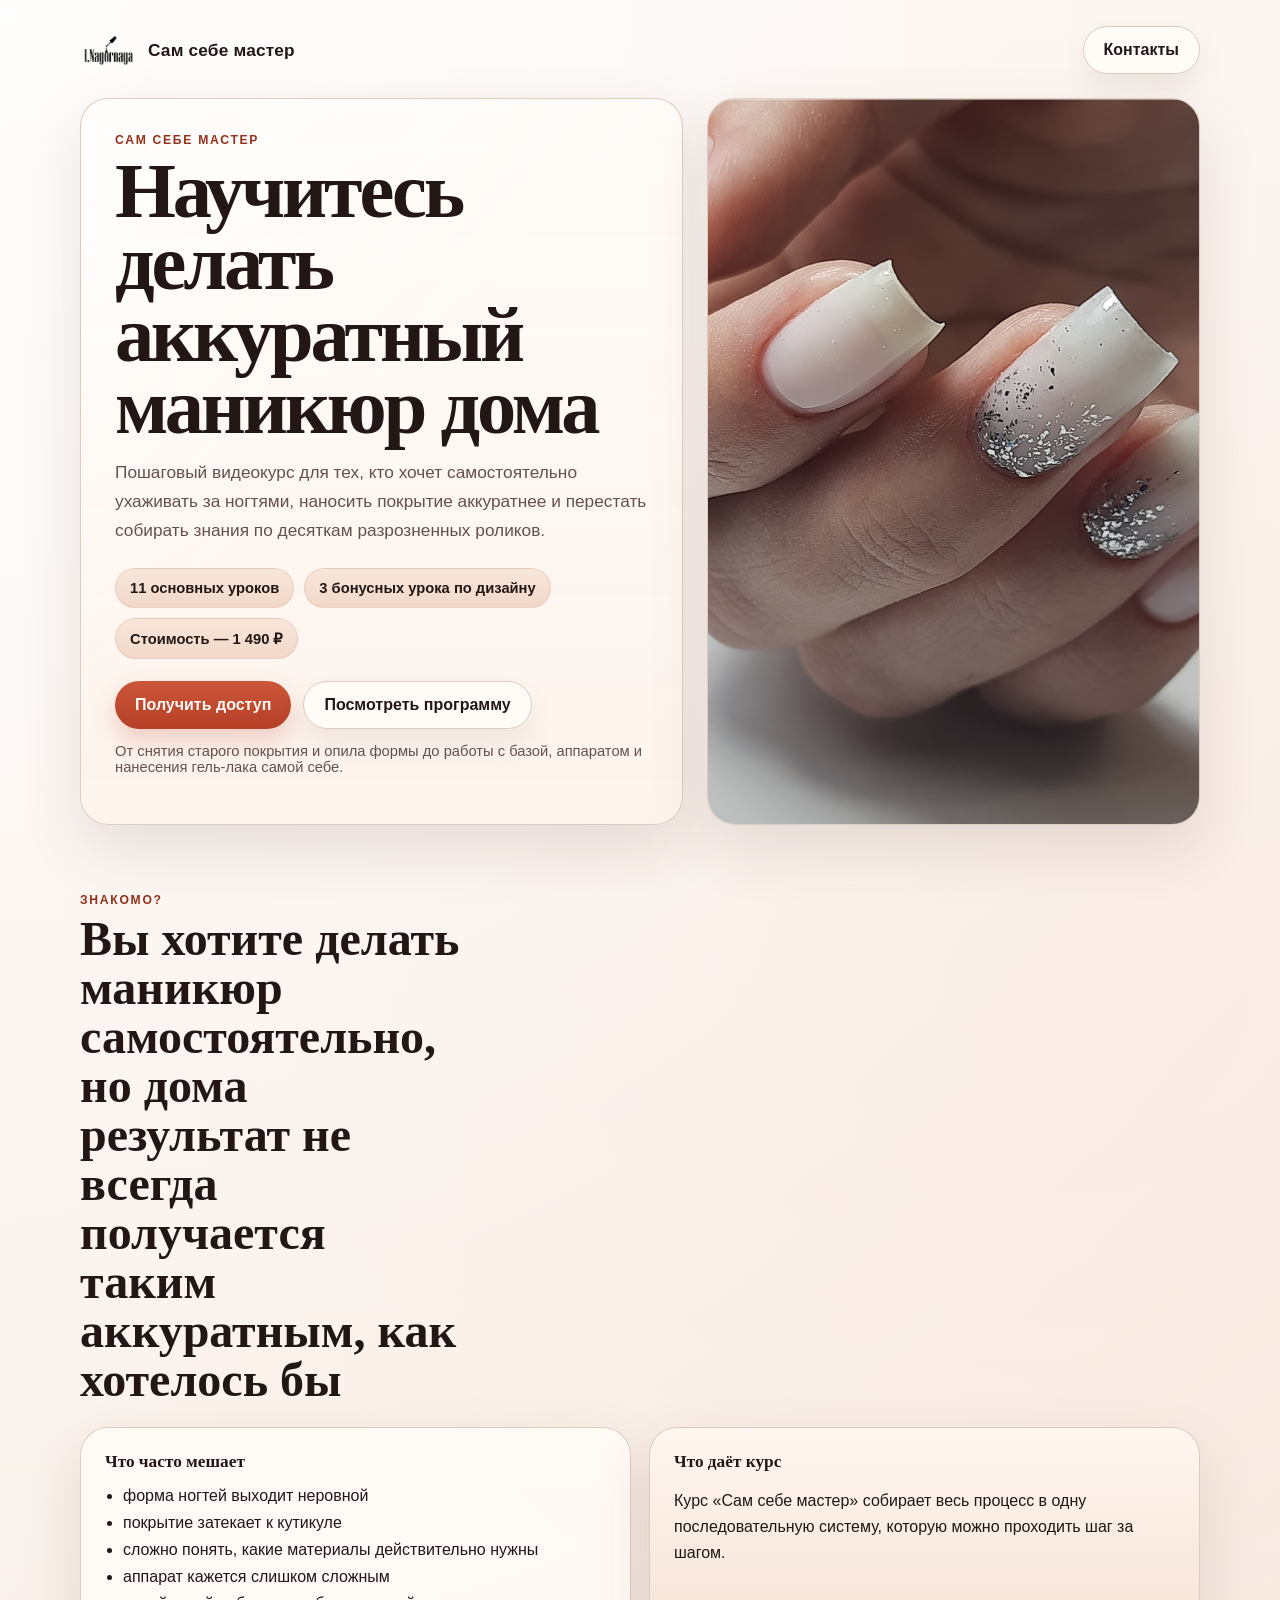
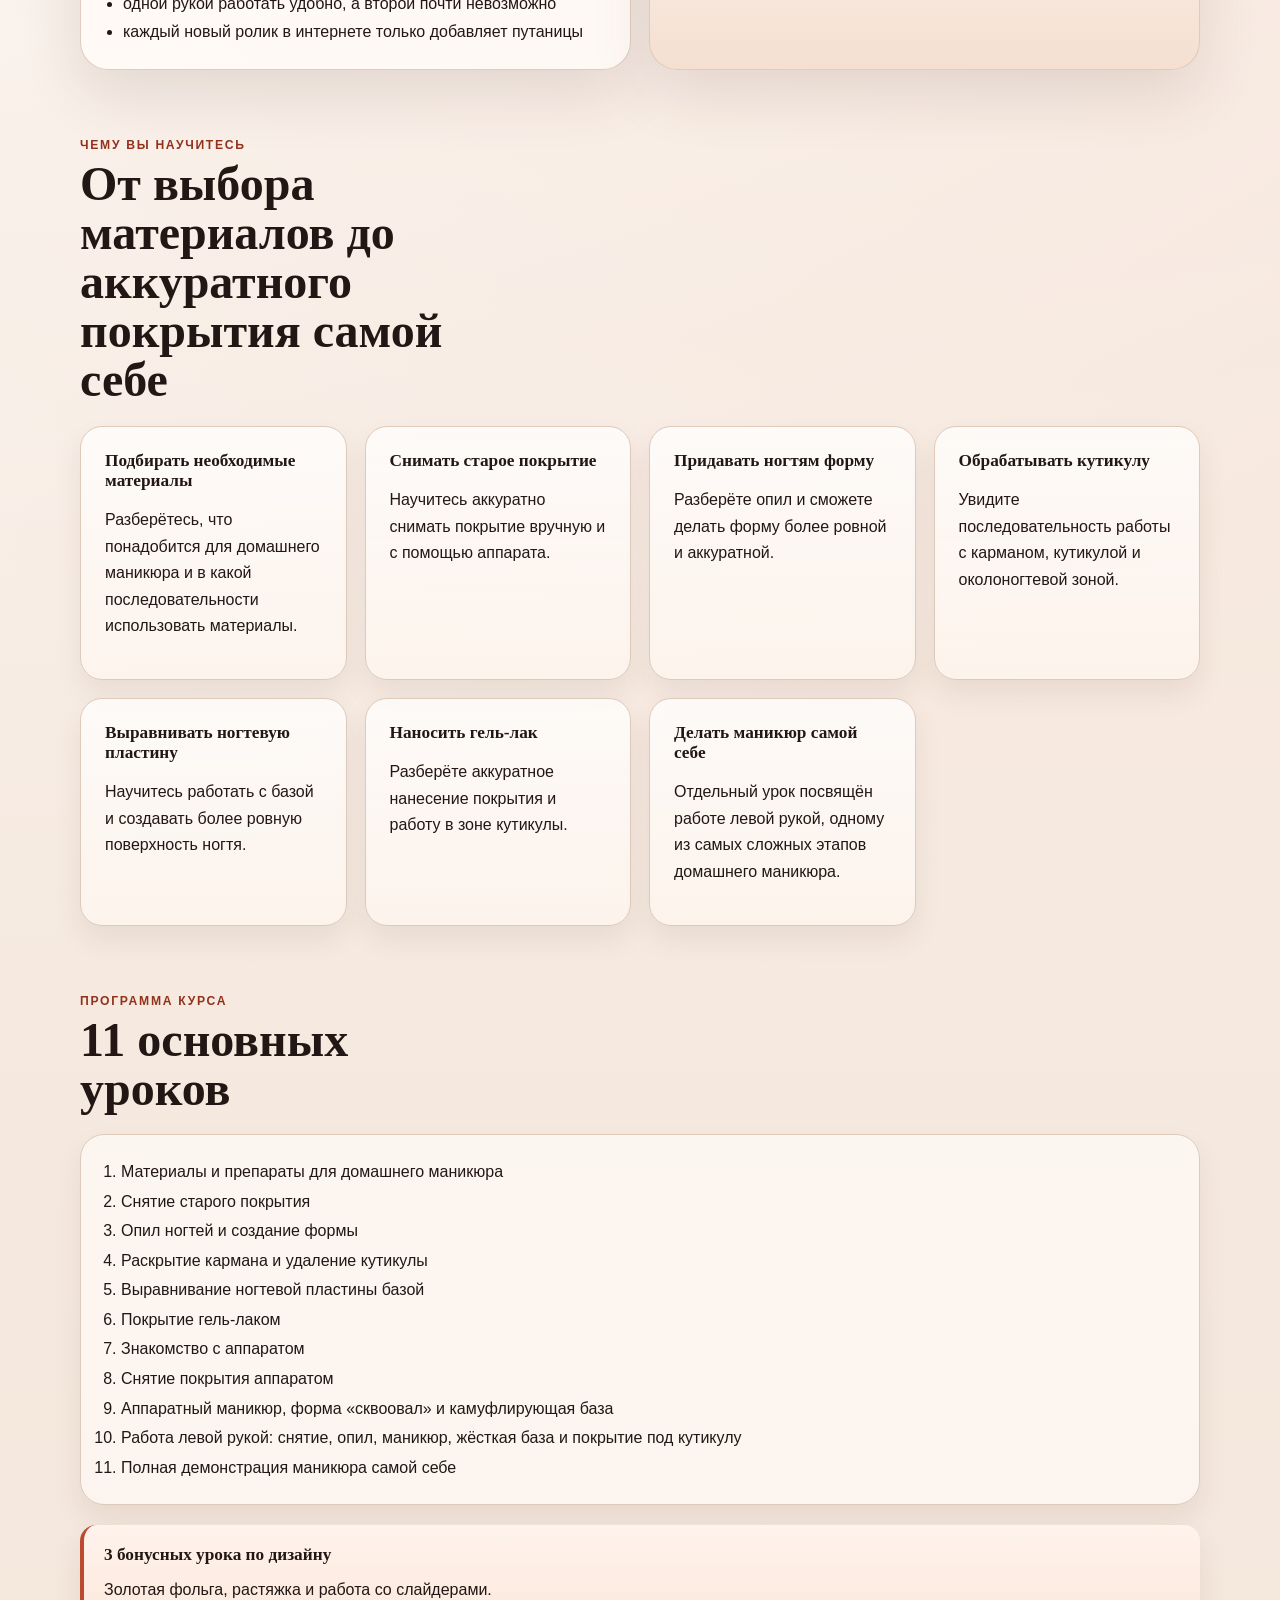
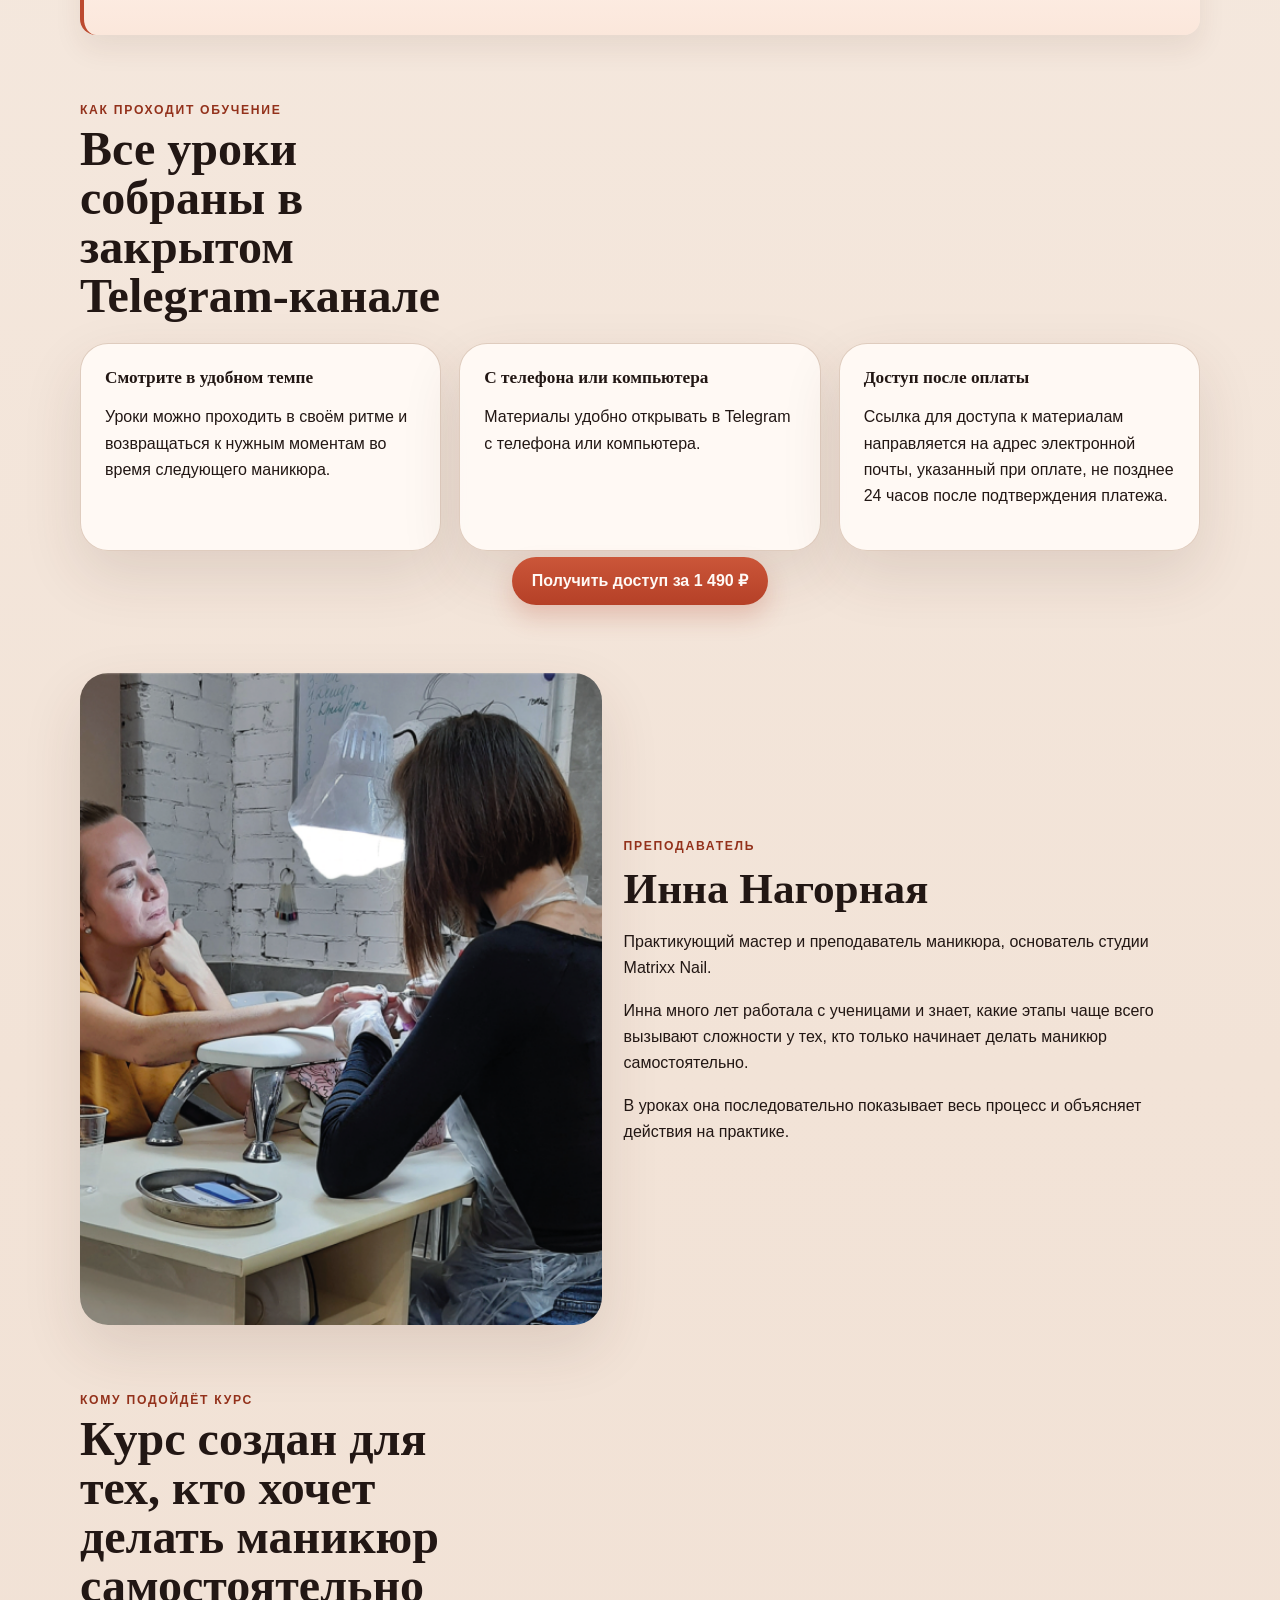
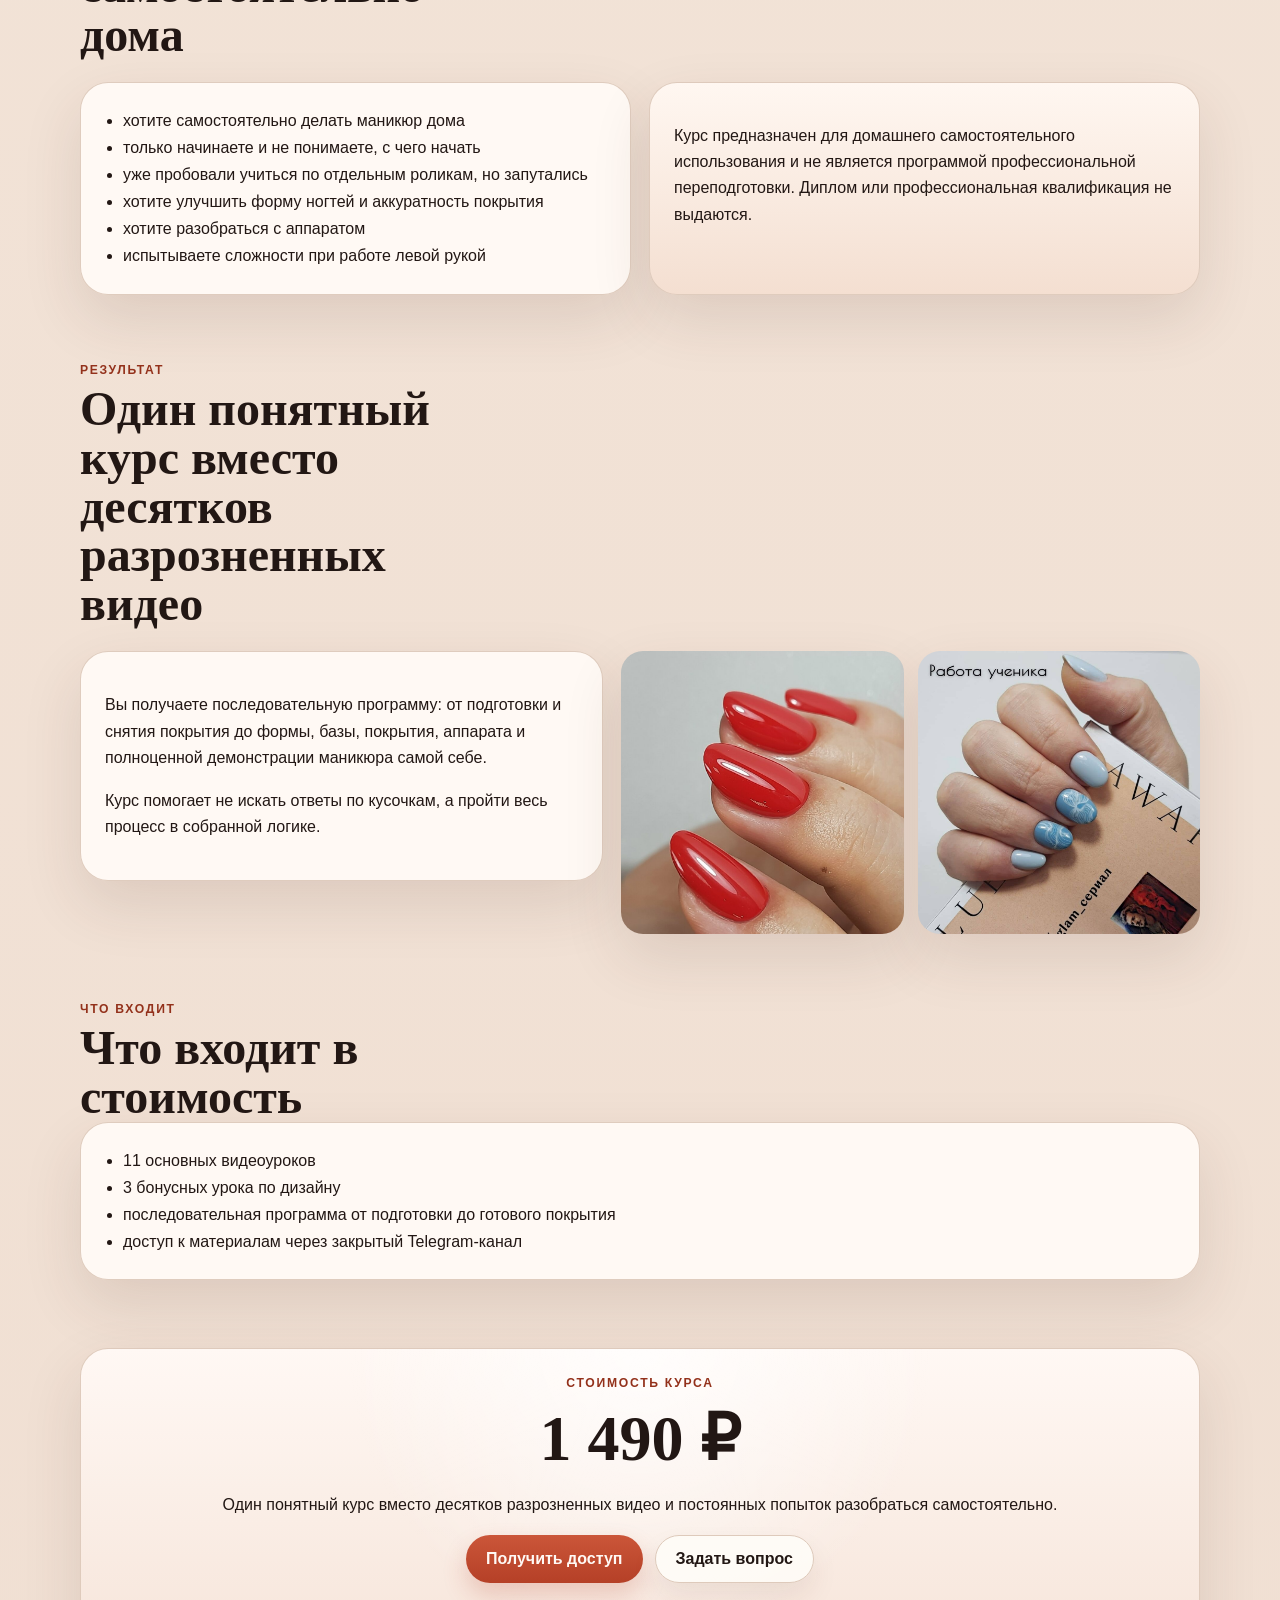
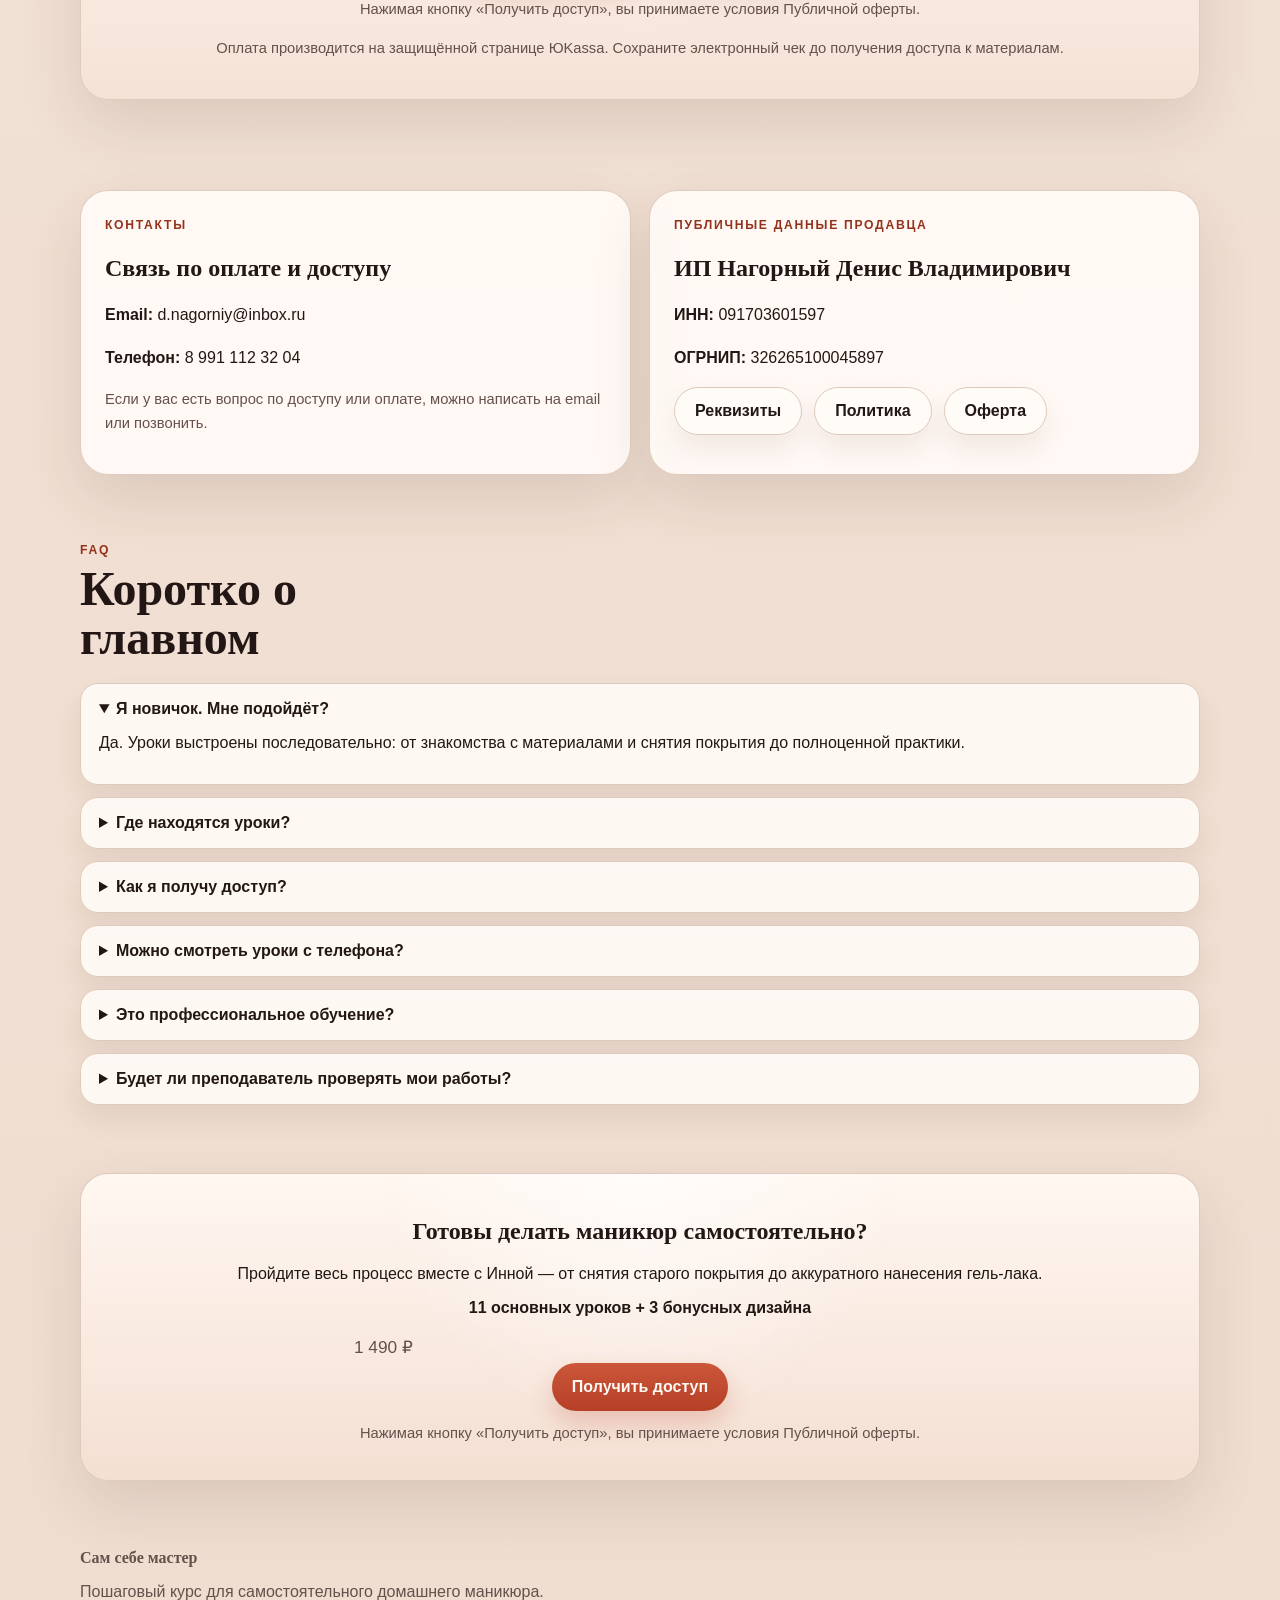
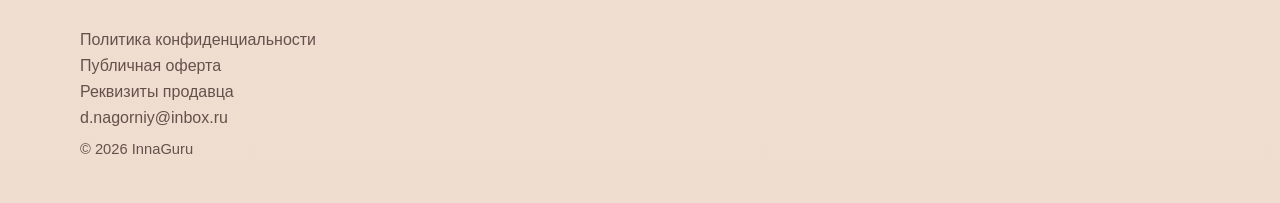
<file: index.html>
<!doctype html>
<html lang="ru">
<head>
  <meta charset="utf-8">
  <meta name="viewport" content="width=device-width, initial-scale=1">
  <title>Сам себе мастер — научитесь делать аккуратный маникюр дома</title>
  <meta name="description" content="Пошаговый видеокурс: 11 основных уроков и 3 бонусных урока по дизайну. Научитесь делать аккуратный маникюр дома в понятной последовательности.">
  <link rel="stylesheet" href="./styles.css">
</head>
<body>
  <header class="site-header">
    <div class="brand">
      <img src="./assets/logo-black.png" alt="Логотип Inna Nagornaya">
      <span>Сам себе мастер</span>
    </div>
    <a class="ghost-button" href="#contacts">Контакты</a>
  </header>

  <main>
    <section class="hero section">
      <div class="hero-copy">
        <p class="eyebrow">САМ СЕБЕ МАСТЕР</p>
        <h1>Научитесь делать аккуратный маникюр дома</h1>
        <p class="lead">Пошаговый видеокурс для тех, кто хочет самостоятельно ухаживать за ногтями, наносить покрытие аккуратнее и перестать собирать знания по десяткам разрозненных роликов.</p>
        <div class="hero-meta">
          <span>11 основных уроков</span>
          <span>3 бонусных урока по дизайну</span>
          <span>Стоимость — 1 490 ₽</span>
        </div>
        <div class="hero-actions">
          <a class="primary-button" href="https://yookassa.ru/my/i/alUdg2EQX4O8/l" target="_blank" rel="noopener">Получить доступ</a>
          <a class="secondary-button" href="#program">Посмотреть программу</a>
        </div>
        <p class="micro-copy">От снятия старого покрытия и опила формы до работы с базой, аппаратом и нанесения гель-лака самой себе.</p>
      </div>
      <div class="hero-visual">
        <img src="./assets/hero-work.png" alt="Пример аккуратного маникюра">
      </div>
    </section>

    <section class="section problem">
      <div class="section-heading">
        <p class="eyebrow">Знакомо?</p>
        <h2>Вы хотите делать маникюр самостоятельно, но дома результат не всегда получается таким аккуратным, как хотелось бы</h2>
      </div>
      <div class="card-grid two">
        <article class="card">
          <h3>Что часто мешает</h3>
          <ul>
            <li>форма ногтей выходит неровной</li>
            <li>покрытие затекает к кутикуле</li>
            <li>сложно понять, какие материалы действительно нужны</li>
            <li>аппарат кажется слишком сложным</li>
            <li>одной рукой работать удобно, а второй почти невозможно</li>
            <li>каждый новый ролик в интернете только добавляет путаницы</li>
          </ul>
        </article>
        <article class="card accent">
          <h3>Что даёт курс</h3>
          <p>Курс «Сам себе мастер» собирает весь процесс в одну последовательную систему, которую можно проходить шаг за шагом.</p>
        </article>
      </div>
    </section>

    <section class="section outcomes">
      <div class="section-heading">
        <p class="eyebrow">Чему вы научитесь</p>
        <h2>От выбора материалов до аккуратного покрытия самой себе</h2>
      </div>
      <div class="feature-grid">
        <article class="feature">
          <h3>Подбирать необходимые материалы</h3>
          <p>Разберётесь, что понадобится для домашнего маникюра и в какой последовательности использовать материалы.</p>
        </article>
        <article class="feature">
          <h3>Снимать старое покрытие</h3>
          <p>Научитесь аккуратно снимать покрытие вручную и с помощью аппарата.</p>
        </article>
        <article class="feature">
          <h3>Придавать ногтям форму</h3>
          <p>Разберёте опил и сможете делать форму более ровной и аккуратной.</p>
        </article>
        <article class="feature">
          <h3>Обрабатывать кутикулу</h3>
          <p>Увидите последовательность работы с карманом, кутикулой и околоногтевой зоной.</p>
        </article>
        <article class="feature">
          <h3>Выравнивать ногтевую пластину</h3>
          <p>Научитесь работать с базой и создавать более ровную поверхность ногтя.</p>
        </article>
        <article class="feature">
          <h3>Наносить гель-лак</h3>
          <p>Разберёте аккуратное нанесение покрытия и работу в зоне кутикулы.</p>
        </article>
        <article class="feature">
          <h3>Делать маникюр самой себе</h3>
          <p>Отдельный урок посвящён работе левой рукой, одному из самых сложных этапов домашнего маникюра.</p>
        </article>
      </div>
    </section>

    <section class="section journey" id="program">
      <div class="section-heading">
        <p class="eyebrow">Программа курса</p>
        <h2>11 основных уроков</h2>
      </div>
      <ol class="lesson-list">
        <li>Материалы и препараты для домашнего маникюра</li>
        <li>Снятие старого покрытия</li>
        <li>Опил ногтей и создание формы</li>
        <li>Раскрытие кармана и удаление кутикулы</li>
        <li>Выравнивание ногтевой пластины базой</li>
        <li>Покрытие гель-лаком</li>
        <li>Знакомство с аппаратом</li>
        <li>Снятие покрытия аппаратом</li>
        <li>Аппаратный маникюр, форма «сквоовал» и камуфлирующая база</li>
        <li>Работа левой рукой: снятие, опил, маникюр, жёсткая база и покрытие под кутикулу</li>
        <li>Полная демонстрация маникюра самой себе</li>
      </ol>
      <div class="bonus-box">
        <h3>3 бонусных урока по дизайну</h3>
        <p>Золотая фольга, растяжка и работа со слайдерами.</p>
      </div>
    </section>

    <section class="section learning">
      <div class="section-heading">
        <p class="eyebrow">Как проходит обучение</p>
        <h2>Все уроки собраны в закрытом Telegram-канале</h2>
      </div>
      <div class="card-grid three">
        <article class="card">
          <h3>Смотрите в удобном темпе</h3>
          <p>Уроки можно проходить в своём ритме и возвращаться к нужным моментам во время следующего маникюра.</p>
        </article>
        <article class="card">
          <h3>С телефона или компьютера</h3>
          <p>Материалы удобно открывать в Telegram с телефона или компьютера.</p>
        </article>
        <article class="card">
          <h3>Доступ после оплаты</h3>
          <p>Ссылка для доступа к материалам направляется на адрес электронной почты, указанный при оплате, не позднее 24 часов после подтверждения платежа.</p>
        </article>
      </div>
      <div class="hero-actions centered-actions">
        <a class="primary-button" href="https://yookassa.ru/my/i/alUdg2EQX4O8/l" target="_blank" rel="noopener">Получить доступ за 1 490 ₽</a>
      </div>
    </section>

    <section class="section teacher">
      <div class="teacher-layout">
        <div class="teacher-image">
          <img src="./assets/teacher-live.png" alt="Инна Нагорная во время обучения">
        </div>
        <div class="teacher-copy">
          <p class="eyebrow">Преподаватель</p>
          <h2>Инна Нагорная</h2>
          <p>Практикующий мастер и преподаватель маникюра, основатель студии Matrixx Nail.</p>
          <p>Инна много лет работала с ученицами и знает, какие этапы чаще всего вызывают сложности у тех, кто только начинает делать маникюр самостоятельно.</p>
          <p>В уроках она последовательно показывает весь процесс и объясняет действия на практике.</p>
        </div>
      </div>
    </section>

    <section class="section audience">
      <div class="section-heading">
        <p class="eyebrow">Кому подойдёт курс</p>
        <h2>Курс создан для тех, кто хочет делать маникюр самостоятельно дома</h2>
      </div>
      <div class="card-grid two">
        <article class="card">
          <ul>
            <li>хотите самостоятельно делать маникюр дома</li>
            <li>только начинаете и не понимаете, с чего начать</li>
            <li>уже пробовали учиться по отдельным роликам, но запутались</li>
            <li>хотите улучшить форму ногтей и аккуратность покрытия</li>
            <li>хотите разобраться с аппаратом</li>
            <li>испытываете сложности при работе левой рукой</li>
          </ul>
        </article>
        <article class="card accent">
          <p>Курс предназначен для домашнего самостоятельного использования и не является программой профессиональной переподготовки. Диплом или профессиональная квалификация не выдаются.</p>
        </article>
      </div>
    </section>

    <section class="section trust">
      <div class="section-heading">
        <p class="eyebrow">Результат</p>
        <h2>Один понятный курс вместо десятков разрозненных видео</h2>
      </div>
      <div class="trust-grid">
        <div class="trust-copy card">
          <p>Вы получаете последовательную программу: от подготовки и снятия покрытия до формы, базы, покрытия, аппарата и полноценной демонстрации маникюра самой себе.</p>
          <p>Курс помогает не искать ответы по кусочкам, а пройти весь процесс в собранной логике.</p>
        </div>
        <div class="trust-gallery">
          <img src="./assets/red-work.jpg" alt="Пример работы мастера">
          <img src="./assets/student-work.jpg" alt="Пример работы ученицы">
        </div>
      </div>
    </section>

    <section class="section included">
      <div class="section-heading">
        <p class="eyebrow">Что входит</p>
        <h2>Что входит в стоимость</h2>
      </div>
      <div class="included-card">
        <ul>
          <li>11 основных видеоуроков</li>
          <li>3 бонусных урока по дизайну</li>
          <li>последовательная программа от подготовки до готового покрытия</li>
          <li>доступ к материалам через закрытый Telegram-канал</li>
        </ul>
      </div>
    </section>

    <section class="section price" id="buy">
      <div class="price-card">
        <p class="eyebrow">Стоимость курса</p>
        <h2>1 490 ₽</h2>
        <p>Один понятный курс вместо десятков разрозненных видео и постоянных попыток разобраться самостоятельно.</p>
        <div class="hero-actions centered-actions">
          <a class="primary-button" href="https://yookassa.ru/my/i/alUdg2EQX4O8/l" target="_blank" rel="noopener">Получить доступ</a>
          <a class="secondary-button" href="tel:+79911123204">Задать вопрос</a>
        </div>
        <p class="small-note">Нажимая кнопку «Получить доступ», вы принимаете условия <a href="./offer.html">Публичной оферты</a>.</p>
        <p class="small-note">Оплата производится на защищённой странице ЮKassa. Сохраните электронный чек до получения доступа к материалам.</p>
      </div>
    </section>

    <section class="section contacts" id="contacts">
      <div class="card-grid two">
        <article class="card">
          <p class="eyebrow">Контакты</p>
          <h2>Связь по оплате и доступу</h2>
          <p><strong>Email:</strong> <a href="mailto:d.nagorniy@inbox.ru">d.nagorniy@inbox.ru</a></p>
          <p><strong>Телефон:</strong> <a href="tel:+79911123204">8 991 112 32 04</a></p>
          <p class="small-note">Если у вас есть вопрос по доступу или оплате, можно написать на email или позвонить.</p>
        </article>
        <article class="card">
          <p class="eyebrow">Публичные данные продавца</p>
          <h2>ИП Нагорный Денис Владимирович</h2>
          <p><strong>ИНН:</strong> 091703601597</p>
          <p><strong>ОГРНИП:</strong> 326265100045897</p>
          <div class="hero-actions">
            <a class="secondary-button" href="./requisites.html">Реквизиты</a>
            <a class="secondary-button" href="./privacy.html">Политика</a>
            <a class="secondary-button" href="./offer.html">Оферта</a>
          </div>
        </article>
      </div>
    </section>

    <section class="section faq">
      <div class="section-heading">
        <p class="eyebrow">FAQ</p>
        <h2>Коротко о главном</h2>
      </div>
      <div class="faq-list">
        <details open>
          <summary>Я новичок. Мне подойдёт?</summary>
          <p>Да. Уроки выстроены последовательно: от знакомства с материалами и снятия покрытия до полноценной практики.</p>
        </details>
        <details>
          <summary>Где находятся уроки?</summary>
          <p>Все материалы размещены в закрытом Telegram-канале.</p>
        </details>
        <details>
          <summary>Как я получу доступ?</summary>
          <p>Ссылка для доступа к материалам направляется на адрес электронной почты, указанный при оплате, не позднее 24 часов после подтверждения платежа.</p>
        </details>
        <details>
          <summary>Можно смотреть уроки с телефона?</summary>
          <p>Да. Уроки можно открывать непосредственно из Telegram и смотреть с телефона или компьютера.</p>
        </details>
        <details>
          <summary>Это профессиональное обучение?</summary>
          <p>Нет. Курс создан для самостоятельного домашнего маникюра. Он не предусматривает выдачу диплома или профессиональной квалификации.</p>
        </details>
        <details>
          <summary>Будет ли преподаватель проверять мои работы?</summary>
          <p>Персональная проверка работ и сопровождение в стоимость курса не входят.</p>
        </details>
      </div>
    </section>

    <section class="section final-cta">
      <div class="final-cta-box">
        <h2>Готовы делать маникюр самостоятельно?</h2>
        <p>Пройдите весь процесс вместе с Инной — от снятия старого покрытия до аккуратного нанесения гель-лака.</p>
        <p><strong>11 основных уроков + 3 бонусных дизайна</strong></p>
        <p class="lead">1 490 ₽</p>
        <a class="primary-button" href="https://yookassa.ru/my/i/alUdg2EQX4O8/l" target="_blank" rel="noopener">Получить доступ</a>
        <p class="small-note">Нажимая кнопку «Получить доступ», вы принимаете условия <a href="./offer.html">Публичной оферты</a>.</p>
      </div>
    </section>
  </main>

  <footer class="site-footer">
    <div>
      <strong>Сам себе мастер</strong>
      <p>Пошаговый курс для самостоятельного домашнего маникюра.</p>
    </div>
    <div class="footer-links">
      <a href="./privacy.html">Политика конфиденциальности</a>
      <a href="./offer.html">Публичная оферта</a>
      <a href="./requisites.html">Реквизиты продавца</a>
      <a href="mailto:d.nagorniy@inbox.ru">d.nagorniy@inbox.ru</a>
    </div>
    <p class="footer-copy">© <span id="year"></span> InnaGuru</p>
  </footer>

  <script src="./script.js"></script>
</body>
</html>
</file>
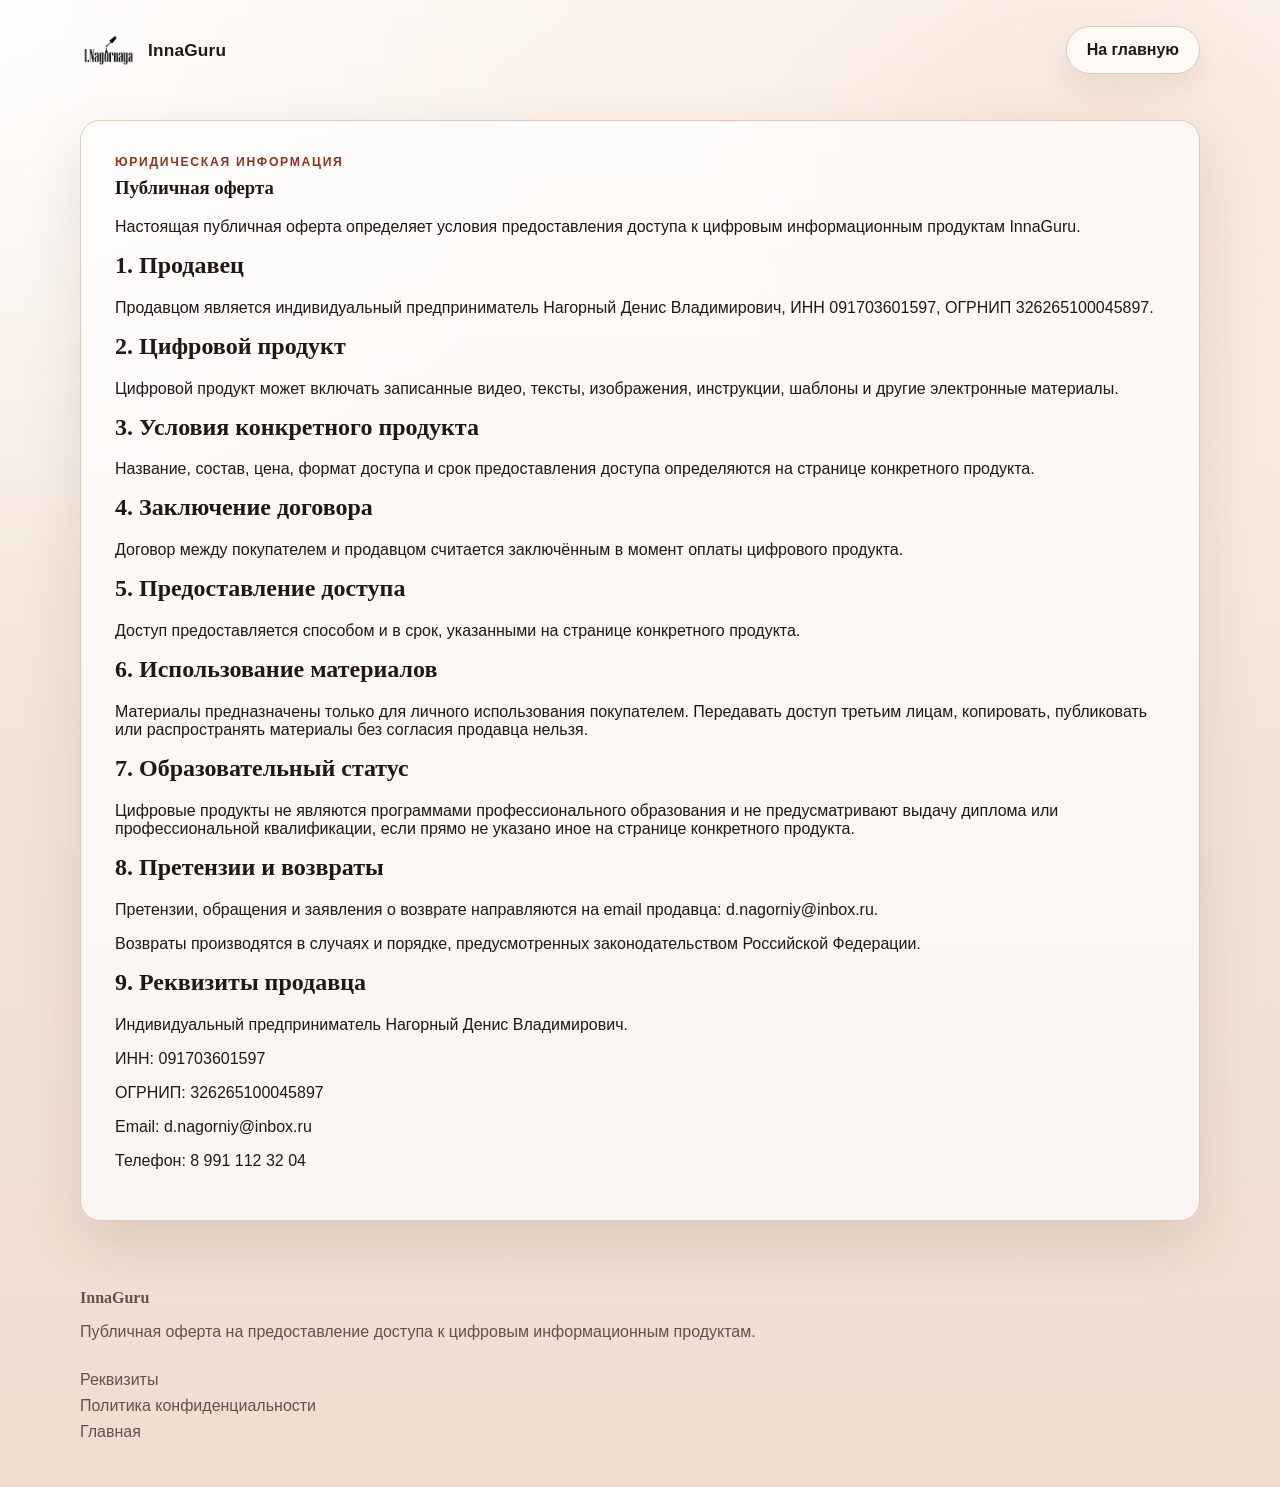
<file: offer.html>
<!doctype html>
<html lang="ru">
<head>
  <meta charset="utf-8">
  <meta name="viewport" content="width=device-width, initial-scale=1">
  <title>Публичная оферта — InnaGuru</title>
  <meta name="description" content="Публичная оферта на предоставление доступа к цифровым информационным продуктам InnaGuru.">
  <link rel="stylesheet" href="./styles.css">
</head>
<body>
  <header class="site-header">
    <div class="brand">
      <img src="./assets/logo-black.png" alt="Логотип InnaGuru">
      <span>InnaGuru</span>
    </div>
    <a class="ghost-button" href="./index.html">На главную</a>
  </header>

  <main>
    <section class="section">
      <article class="hero-copy legal-card">
        <p class="eyebrow">Юридическая информация</p>
        <h1>Публичная оферта</h1>
        <p>Настоящая публичная оферта определяет условия предоставления доступа к цифровым информационным продуктам InnaGuru.</p>

        <h2>1. Продавец</h2>
        <p>Продавцом является индивидуальный предприниматель Нагорный Денис Владимирович, ИНН 091703601597, ОГРНИП 326265100045897.</p>

        <h2>2. Цифровой продукт</h2>
        <p>Цифровой продукт может включать записанные видео, тексты, изображения, инструкции, шаблоны и другие электронные материалы.</p>

        <h2>3. Условия конкретного продукта</h2>
        <p>Название, состав, цена, формат доступа и срок предоставления доступа определяются на странице конкретного продукта.</p>

        <h2>4. Заключение договора</h2>
        <p>Договор между покупателем и продавцом считается заключённым в момент оплаты цифрового продукта.</p>

        <h2>5. Предоставление доступа</h2>
        <p>Доступ предоставляется способом и в срок, указанными на странице конкретного продукта.</p>

        <h2>6. Использование материалов</h2>
        <p>Материалы предназначены только для личного использования покупателем. Передавать доступ третьим лицам, копировать, публиковать или распространять материалы без согласия продавца нельзя.</p>

        <h2>7. Образовательный статус</h2>
        <p>Цифровые продукты не являются программами профессионального образования и не предусматривают выдачу диплома или профессиональной квалификации, если прямо не указано иное на странице конкретного продукта.</p>

        <h2>8. Претензии и возвраты</h2>
        <p>Претензии, обращения и заявления о возврате направляются на email продавца: <a href="mailto:d.nagorniy@inbox.ru">d.nagorniy@inbox.ru</a>.</p>
        <p>Возвраты производятся в случаях и порядке, предусмотренных законодательством Российской Федерации.</p>

        <h2>9. Реквизиты продавца</h2>
        <p>Индивидуальный предприниматель Нагорный Денис Владимирович.</p>
        <p>ИНН: 091703601597</p>
        <p>ОГРНИП: 326265100045897</p>
        <p>Email: <a href="mailto:d.nagorniy@inbox.ru">d.nagorniy@inbox.ru</a></p>
        <p>Телефон: <a href="tel:+79911123204">8 991 112 32 04</a></p>
      </article>
    </section>
  </main>

  <footer class="site-footer">
    <div>
      <strong>InnaGuru</strong>
      <p>Публичная оферта на предоставление доступа к цифровым информационным продуктам.</p>
    </div>
    <div class="footer-links">
      <a href="./requisites.html">Реквизиты</a>
      <a href="./privacy.html">Политика конфиденциальности</a>
      <a href="./index.html">Главная</a>
    </div>
  </footer>

  <script src="./script.js"></script>
</body>
</html>
</file>
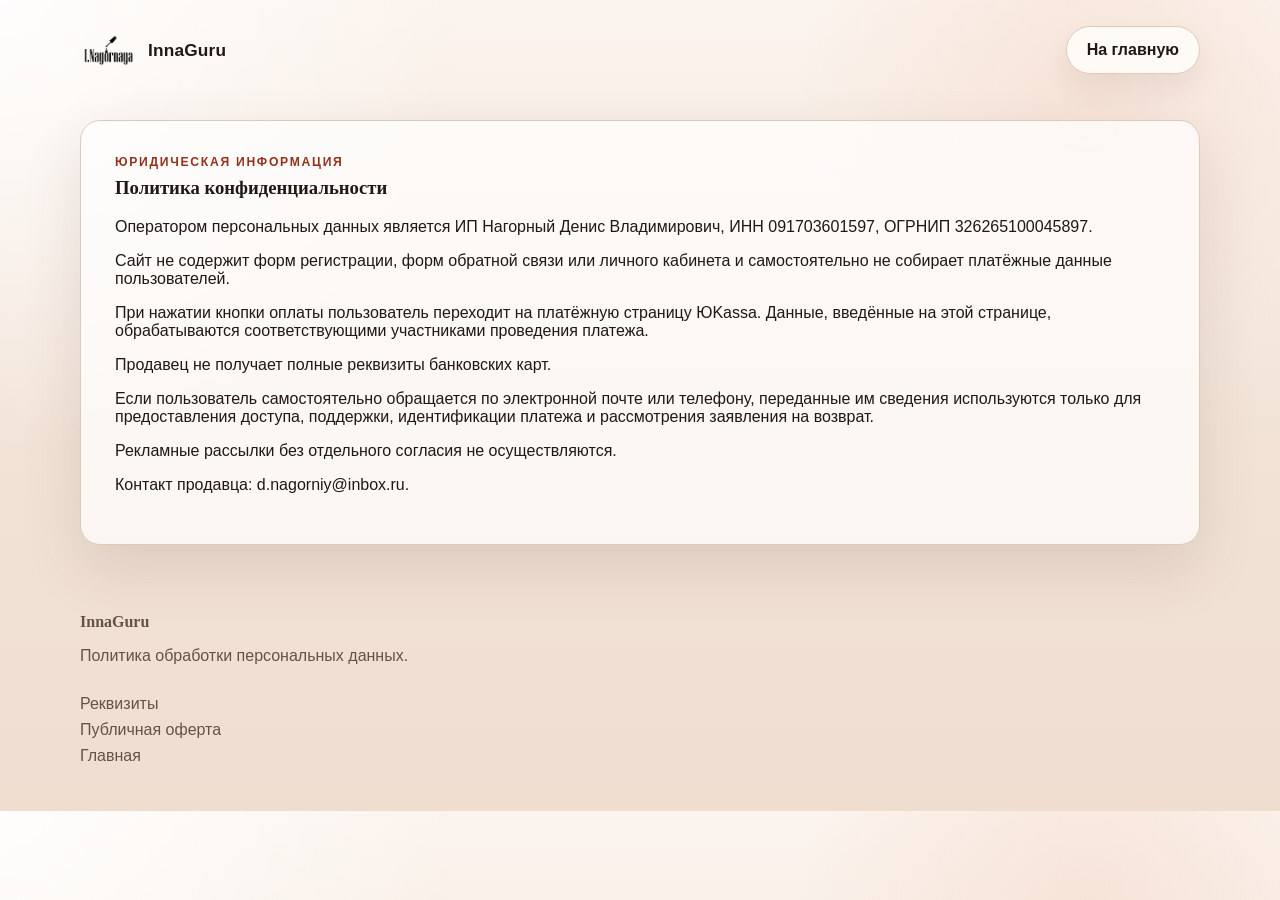
<file: privacy.html>
<!doctype html>
<html lang="ru">
<head>
  <meta charset="utf-8">
  <meta name="viewport" content="width=device-width, initial-scale=1">
  <title>Политика конфиденциальности — InnaGuru</title>
  <meta name="description" content="Политика обработки персональных данных для сайта InnaGuru.">
  <link rel="stylesheet" href="./styles.css">
</head>
<body>
  <header class="site-header">
    <div class="brand">
      <img src="./assets/logo-black.png" alt="Логотип InnaGuru">
      <span>InnaGuru</span>
    </div>
    <a class="ghost-button" href="./index.html">На главную</a>
  </header>

  <main>
    <section class="section">
      <article class="hero-copy legal-card">
        <p class="eyebrow">Юридическая информация</p>
        <h1>Политика конфиденциальности</h1>
        <p>Оператором персональных данных является ИП Нагорный Денис Владимирович, ИНН 091703601597, ОГРНИП 326265100045897.</p>

        <p>Сайт не содержит форм регистрации, форм обратной связи или личного кабинета и самостоятельно не собирает платёжные данные пользователей.</p>

        <p>При нажатии кнопки оплаты пользователь переходит на платёжную страницу ЮKassa. Данные, введённые на этой странице, обрабатываются соответствующими участниками проведения платежа.</p>

        <p>Продавец не получает полные реквизиты банковских карт.</p>

        <p>Если пользователь самостоятельно обращается по электронной почте или телефону, переданные им сведения используются только для предоставления доступа, поддержки, идентификации платежа и рассмотрения заявления на возврат.</p>

        <p>Рекламные рассылки без отдельного согласия не осуществляются.</p>

        <p>Контакт продавца: <a href="mailto:d.nagorniy@inbox.ru">d.nagorniy@inbox.ru</a>.</p>
      </article>
    </section>
  </main>

  <footer class="site-footer">
    <div>
      <strong>InnaGuru</strong>
      <p>Политика обработки персональных данных.</p>
    </div>
    <div class="footer-links">
      <a href="./requisites.html">Реквизиты</a>
      <a href="./offer.html">Публичная оферта</a>
      <a href="./index.html">Главная</a>
    </div>
  </footer>

  <script src="./script.js"></script>
</body>
</html>
</file>
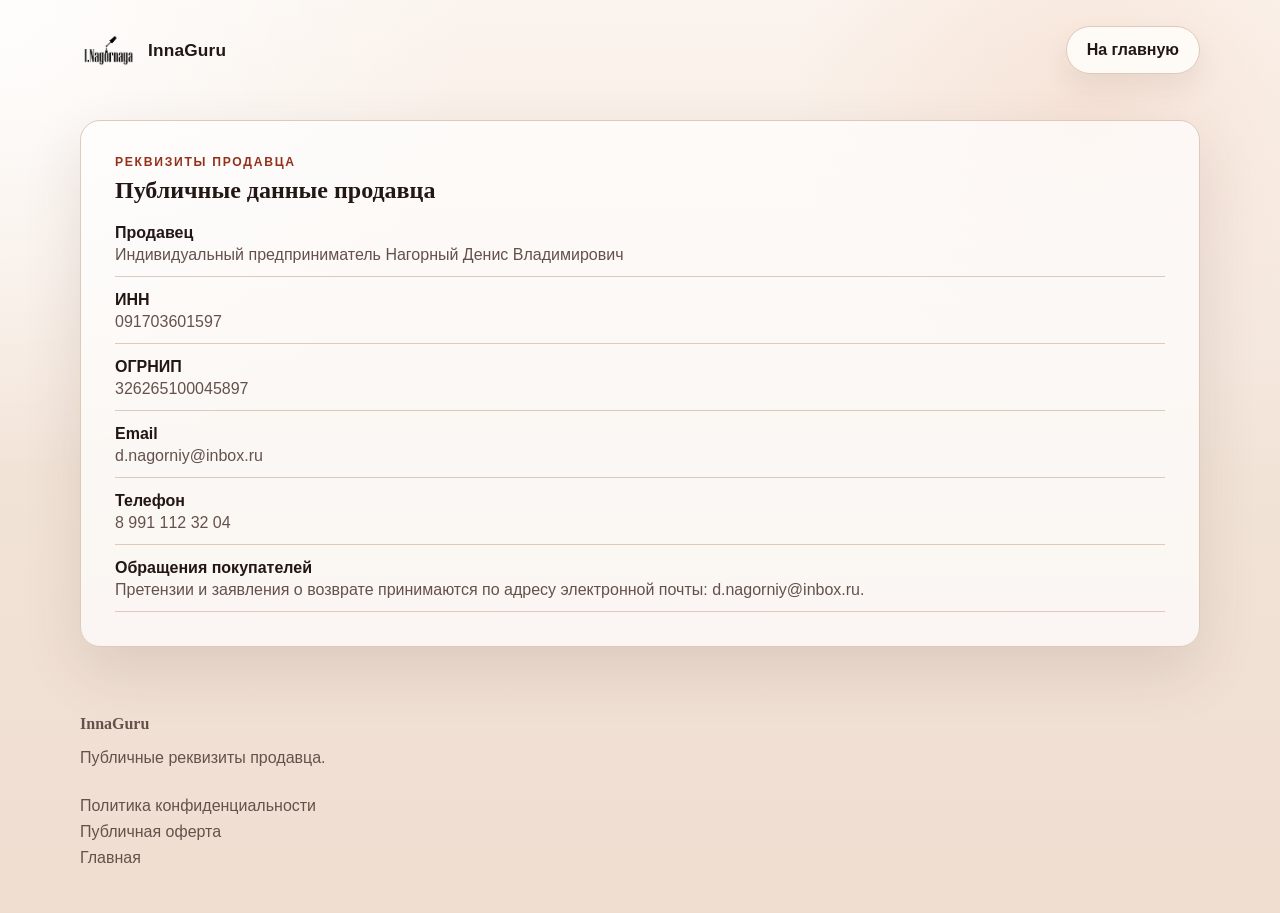
<file: requisites.html>
<!doctype html>
<html lang="ru">
<head>
  <meta charset="utf-8">
  <meta name="viewport" content="width=device-width, initial-scale=1">
  <title>Реквизиты продавца — InnaGuru</title>
  <meta name="description" content="Публичные реквизиты продавца курса Сам себе мастер.">
  <link rel="stylesheet" href="./styles.css">
</head>
<body>
  <header class="site-header">
    <div class="brand">
      <img src="./assets/logo-black.png" alt="Логотип InnaGuru">
      <span>InnaGuru</span>
    </div>
    <a class="ghost-button" href="./index.html">На главную</a>
  </header>

  <main>
    <section class="section">
      <div class="hero-copy legal-card">
        <p class="eyebrow">Реквизиты продавца</p>
        <h1>Публичные данные продавца</h1>
        <dl class="legal-list">
          <div><dt>Продавец</dt><dd>Индивидуальный предприниматель Нагорный Денис Владимирович</dd></div>
          <div><dt>ИНН</dt><dd>091703601597</dd></div>
          <div><dt>ОГРНИП</dt><dd>326265100045897</dd></div>
          <div><dt>Email</dt><dd><a href="mailto:d.nagorniy@inbox.ru">d.nagorniy@inbox.ru</a></dd></div>
          <div><dt>Телефон</dt><dd><a href="tel:+79911123204">8 991 112 32 04</a></dd></div>
          <div><dt>Обращения покупателей</dt><dd>Претензии и заявления о возврате принимаются по адресу электронной почты: <a href="mailto:d.nagorniy@inbox.ru">d.nagorniy@inbox.ru</a>.</dd></div>
        </dl>
      </div>
    </section>
  </main>

  <footer class="site-footer">
    <div>
      <strong>InnaGuru</strong>
      <p>Публичные реквизиты продавца.</p>
    </div>
    <div class="footer-links">
      <a href="./privacy.html">Политика конфиденциальности</a>
      <a href="./offer.html">Публичная оферта</a>
      <a href="./index.html">Главная</a>
    </div>
  </footer>

  <script src="./script.js"></script>
</body>
</html>
</file>
<file: styles.css>
:root {
  --bg: #f7efe7;
  --paper: #fffaf6;
  --paper-strong: #fffdf9;
  --ink: #221714;
  --muted: #65514b;
  --accent: #bc4a2f;
  --accent-dark: #93311b;
  --accent-soft: #f6dfd2;
  --line: #decabb;
  --soft: #efe0d5;
  --shadow: 0 24px 60px rgba(72, 39, 29, 0.12);
  --shadow-soft: 0 14px 28px rgba(72, 39, 29, 0.08);
  --radius: 28px;
}

* { box-sizing: border-box; }
html { scroll-behavior: smooth; }
body {
  margin: 0;
  font-family: Georgia, "Times New Roman", serif;
  color: var(--ink);
  background:
    radial-gradient(circle at top left, rgba(255,255,255,0.88), transparent 30%),
    radial-gradient(circle at 85% 12%, rgba(246, 223, 210, 0.75), transparent 22%),
    linear-gradient(180deg, #fbf4ee 0%, #f2e3d7 52%, #efddd0 100%);
}

img { display: block; max-width: 100%; }
a { color: inherit; text-decoration: none; }
p, li, a, summary, dt, dd, span {
  font-family: "Segoe UI", Tahoma, sans-serif;
}

.site-header, .section, .site-footer {
  width: min(1120px, calc(100% - 32px));
  margin: 0 auto;
}

.site-header {
  padding: 22px 0 8px;
  display: flex;
  justify-content: space-between;
  align-items: center;
  gap: 16px;
}

.brand {
  display: flex;
  align-items: center;
  gap: 12px;
  font-weight: 700;
  letter-spacing: 0.01em;
  font-size: 1.08rem;
}

.brand img {
  width: 56px;
  height: 56px;
  object-fit: contain;
  flex: 0 0 auto;
}

.section { padding: 34px 0; }

.hero {
  padding-top: 12px;
  display: grid;
  gap: 24px;
}

.hero-copy, .hero-visual, .card, .price-card, .included-card, .final-cta-box {
  background: rgba(255, 250, 246, 0.94);
  border: 1px solid rgba(222, 202, 187, 0.95);
  border-radius: var(--radius);
  box-shadow: var(--shadow);
}

.hero-copy {
  padding: 34px;
  background:
    linear-gradient(135deg, rgba(255,255,255,0.72), transparent 46%),
    linear-gradient(180deg, rgba(255,251,247,0.98), rgba(253,243,236,0.95));
}

.hero h1 {
  margin: 8px 0 14px;
  font-size: clamp(2.4rem, 8vw, 4.9rem);
  line-height: 0.92;
  letter-spacing: -0.04em;
}

.lead {
  margin: 0;
  font-size: 1.08rem;
  line-height: 1.7;
  color: var(--muted);
  max-width: 58ch;
}

.hero-meta {
  display: flex;
  flex-wrap: wrap;
  gap: 10px;
  margin: 22px 0;
}

.hero-meta span {
  padding: 11px 14px;
  border-radius: 999px;
  background: linear-gradient(180deg, #f8e6da 0%, #f1d8c9 100%);
  border: 1px solid rgba(188, 74, 47, 0.12);
  font-size: 0.92rem;
  font-weight: 600;
}

.hero-actions {
  display: flex;
  flex-wrap: wrap;
  gap: 12px;
  margin-top: 6px;
}

.primary-button,
.secondary-button,
.ghost-button {
  display: inline-flex;
  align-items: center;
  justify-content: center;
  min-height: 48px;
  padding: 0 20px;
  border-radius: 999px;
  font-weight: 700;
  transition: transform .15s ease, background .15s ease, box-shadow .15s ease;
}

.primary-button {
  background: linear-gradient(180deg, #cb5639 0%, #b54027 100%);
  color: #fff9f5;
  box-shadow: 0 12px 24px rgba(181, 64, 39, 0.22);
}

.primary-button:hover { background: linear-gradient(180deg, #c74c2f 0%, #9d341d 100%); transform: translateY(-1px); box-shadow: 0 14px 26px rgba(157, 52, 29, 0.26); }

.secondary-button, .ghost-button {
  border: 1px solid var(--line);
  background: rgba(255, 253, 249, 0.88);
  box-shadow: var(--shadow-soft);
}

.large { width: 100%; }

.micro-copy, .small-note {
  color: var(--muted);
  font-size: 0.92rem;
}

.hero-visual {
  overflow: hidden;
  position: relative;
}

.hero-visual::after {
  content: "";
  position: absolute;
  inset: auto 0 0 0;
  height: 38%;
  background: linear-gradient(180deg, transparent, rgba(34, 23, 20, 0.16));
  pointer-events: none;
}

.hero-visual img {
  width: 100%;
  height: 100%;
  min-height: 400px;
  object-fit: cover;
}

.eyebrow {
  margin: 0 0 8px;
  text-transform: uppercase;
  letter-spacing: 0.14em;
  font-size: 0.76rem;
  color: var(--accent-dark);
  font-weight: 800;
}

.section-heading h2 {
  margin: 0;
  font-size: clamp(1.7rem, 5vw, 3rem);
  line-height: 1.02;
  max-width: 16ch;
}

.card-grid, .feature-grid, .trust-grid {
  display: grid;
  gap: 18px;
  margin-top: 22px;
}

.card, .feature, .price-card, .included-card, .final-cta-box {
  padding: 24px;
}

.card ul, .included-card ul { margin: 0; padding-left: 18px; line-height: 1.7; }
.card p, .feature p, .teacher-copy p, .price-card p { line-height: 1.65; }
.accent { background: linear-gradient(180deg, #fff7f1 0%, #f4dfd1 100%); }
.centered-actions { justify-content: center; }

.feature-grid { grid-template-columns: 1fr; }
.feature {
  border: 1px solid var(--line);
  border-radius: 22px;
  background:
    linear-gradient(180deg, rgba(255,255,255,0.76), rgba(255,247,240,0.72));
  box-shadow: var(--shadow-soft);
}

.feature h3,
.card h3,
.bonus-box h3 {
  margin-top: 0;
  margin-bottom: 10px;
  font-size: 1.08rem;
}

.journey-flow {
  margin-top: 18px;
  display: flex;
  flex-wrap: wrap;
  gap: 10px;
}

.journey-flow span {
  padding: 12px 14px;
  background: var(--paper);
  border: 1px solid var(--line);
  border-radius: 16px;
  font-weight: 600;
}

.lesson-list {
  margin: 20px 0 0;
  padding-left: 20px;
  line-height: 1.85;
  background: rgba(255, 251, 247, 0.72);
  border: 1px solid var(--line);
  border-radius: 24px;
  padding: 22px 22px 22px 40px;
  box-shadow: var(--shadow-soft);
}

.bonus-box {
  margin-top: 20px;
  padding: 20px;
  border-left: 4px solid var(--accent);
  background: linear-gradient(180deg, #fff3ec 0%, #fbe7db 100%);
  border-radius: 16px;
  box-shadow: var(--shadow-soft);
}

.teacher-layout {
  display: grid;
  gap: 22px;
  align-items: center;
}

.teacher-image img {
  width: 100%;
  border-radius: var(--radius);
  box-shadow: var(--shadow);
  aspect-ratio: 4 / 5;
  object-fit: cover;
  object-position: center 22%;
}

.teacher-copy h2 {
  margin-top: 0;
  margin-bottom: 14px;
  font-size: clamp(1.8rem, 4vw, 2.7rem);
}

.trust-gallery {
  display: grid;
  gap: 14px;
  grid-auto-rows: 1fr;
}

.trust-gallery img {
  width: 100%;
  height: 100%;
  min-height: 260px;
  border-radius: 22px;
  box-shadow: var(--shadow);
  object-fit: cover;
  background: #eadfd6;
}

.trust-gallery img:first-child {
  aspect-ratio: 1.25 / 1;
}

.trust-gallery img:last-child {
  aspect-ratio: 1 / 1;
}

.price-card {
  text-align: center;
  background:
    radial-gradient(circle at top center, rgba(255,255,255,0.76), transparent 44%),
    linear-gradient(180deg, #fff8f4 0%, #f5e2d6 100%);
}

.status-box,
.legal-card {
  border: 1px solid var(--line);
  background: rgba(255,255,255,0.72);
  border-radius: 20px;
}

.status-box {
  padding: 18px;
  margin: 18px 0;
  text-align: left;
}

.status-box strong {
  display: block;
  margin-bottom: 8px;
}

.legal-card h1,
.legal-card h2 {
  margin-top: 0;
}

.legal-list {
  margin: 0;
  display: grid;
  gap: 14px;
}

.legal-list div {
  padding-bottom: 12px;
  border-bottom: 1px solid var(--line);
}

.legal-list dt {
  font-weight: 700;
  margin-bottom: 4px;
}

.legal-list dd {
  margin: 0;
  color: var(--muted);
}

.price-card h2 {
  margin: 0 0 10px;
  font-size: clamp(2rem, 9vw, 4rem);
}

.faq-list {
  margin-top: 20px;
  display: grid;
  gap: 12px;
}

.faq-list details {
  background: rgba(255, 251, 247, 0.92);
  border: 1px solid var(--line);
  border-radius: 18px;
  padding: 16px 18px;
  box-shadow: var(--shadow-soft);
}

.faq-list summary {
  cursor: pointer;
  font-weight: 700;
}

.final-cta-box {
  text-align: center;
  background:
    radial-gradient(circle at top center, rgba(255,255,255,0.64), transparent 40%),
    linear-gradient(180deg, #fff7f1 0%, #f4dfd2 100%);
}

.site-footer {
  padding: 34px 0 46px;
  display: grid;
  gap: 14px;
  color: var(--muted);
}

.footer-links {
  display: grid;
  gap: 8px;
}

.footer-copy {
  margin: 0;
  font-size: 0.92rem;
}

@media (min-width: 760px) {
  .hero { grid-template-columns: 1.1fr 0.9fr; align-items: stretch; }
  .card-grid.two { grid-template-columns: repeat(2, 1fr); }
  .card-grid.three { grid-template-columns: repeat(3, 1fr); }
  .feature-grid { grid-template-columns: repeat(2, 1fr); }
  .teacher-layout { grid-template-columns: 0.95fr 1.05fr; }
  .trust-grid { grid-template-columns: 0.95fr 1.05fr; align-items: start; }
  .trust-gallery { grid-template-columns: repeat(2, 1fr); }
}

@media (min-width: 1080px) {
  .feature-grid { grid-template-columns: repeat(4, 1fr); }
}

@media (max-width: 759px) {
  .brand img {
    width: 48px;
    height: 48px;
  }

  .hero-copy,
  .card,
  .feature,
  .price-card,
  .included-card,
  .final-cta-box {
    padding: 22px;
  }

  .hero-visual img {
    min-height: 300px;
  }

  .section-heading h2 {
    max-width: none;
  }

  .lesson-list {
    padding: 20px 18px 20px 36px;
  }

  .trust-gallery img {
    min-height: 220px;
  }
}
</file>
